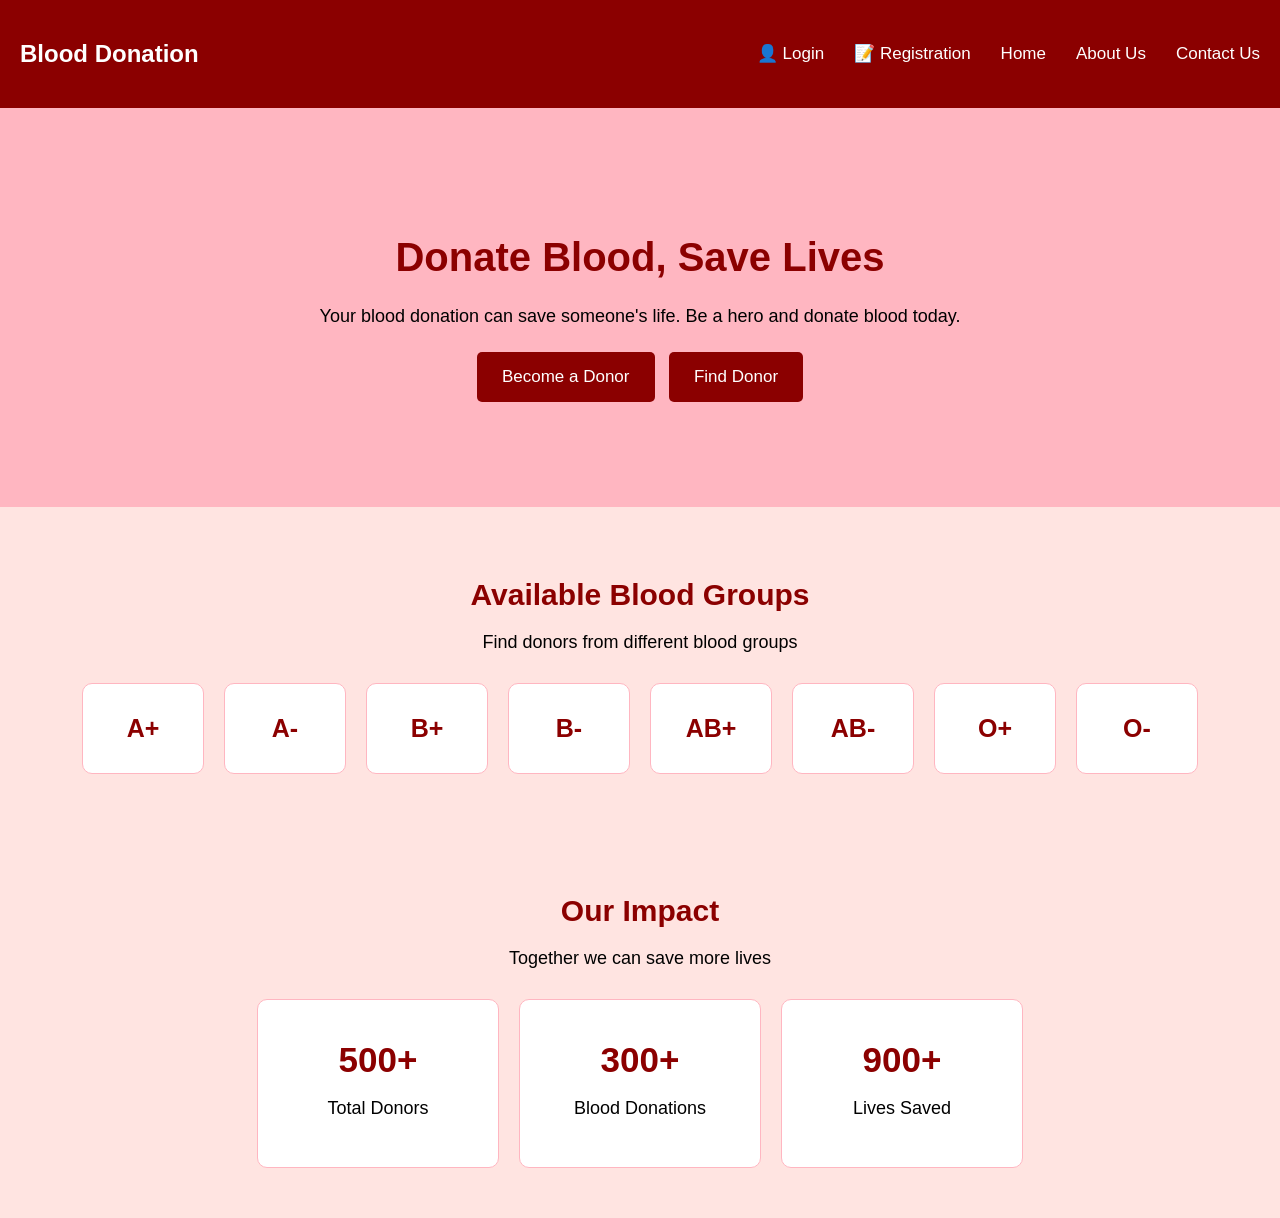
<file: Index.html>
<!DOCTYPE html>
<html>
<head>
    <title>Blood Donation</title>
    <link rel="stylesheet" href="style.css">
</head>
<body>

    <nav>
        <h2>Blood Donation</h2>

        <a href="login.html">👤 Login</a>
        <a href="registration.html">📝 Registration</a>
        <a href="index.html">Home</a>
        <a href="about.html">About Us</a>
        <a href="contact.html">Contact Us</a>

    </nav>


<div class="hero">
    <h1>Donate Blood, Save Lives</h1>

    <p>
        Your blood donation can save someone's life.
        Be a hero and donate blood today.
    </p>

    <a href="register.html" class="btn">Become a Donor</a>
    <a href="find-donor.html" class="btn">Find Donor</a>
</div>



<div class="blood-groups">

    <h1>Available Blood Groups</h1>

    <p>Find donors from different blood groups</p>

    <div class="group-container">

        <div class="blood-card">A+</div>
        <div class="blood-card">A-</div>
        <div class="blood-card">B+</div>
        <div class="blood-card">B-</div>
        <div class="blood-card">AB+</div>
        <div class="blood-card">AB-</div>
        <div class="blood-card">O+</div>
        <div class="blood-card">O-</div>

    </div>

</div>


<div class="statistics">

    <h1>Our Impact</h1>

    <p>Together we can save more lives</p>

    <div class="stats-container">
      
        <div class="stats-card">
            <h2>500+</h2>
            <p>Total Donors</p>
        </div>

        <div class="stats-card">
          <h2>300+</h2>
     <p>Blood Donations</p>
        </div>

        <div class="stats-card">
            <h2>900+</h2>
            <p>Lives Saved</p>
        </div>

    </div>

</div>






</body>
</html>
</file>
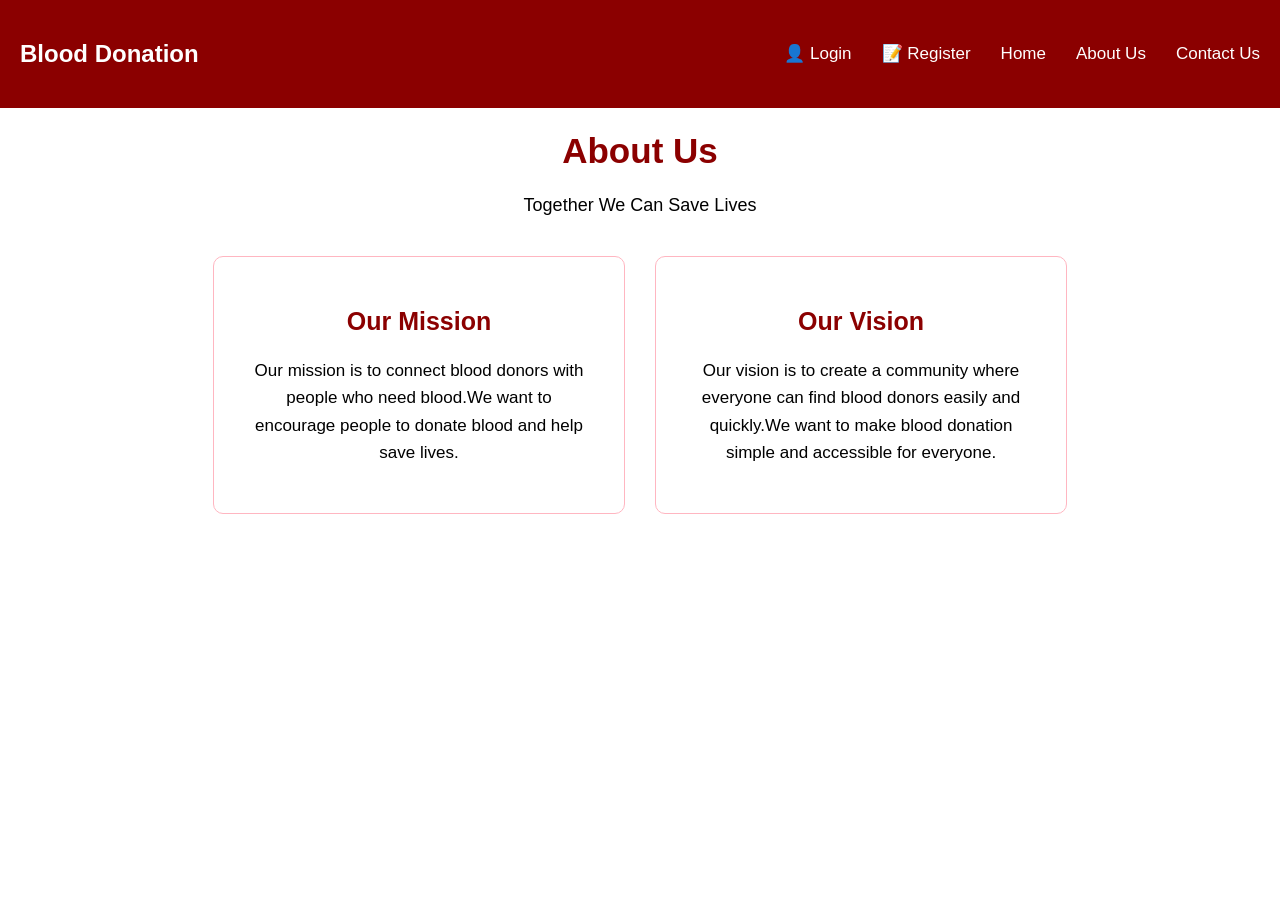
<file: about.html>
<!DOCTYPE html>
<html>
<head>
    <title>About Us - Blood Donation</title>
    <link rel="stylesheet" href="style.css">
</head>
<body>

    <nav>
        <h2>Blood Donation</h2>

        <a href="login.html">👤 Login</a>
        <a href="register.html">📝 Register</a>
        <a href="index.html">Home</a>
        <a href="about.html">About Us</a>
        <a href="contact.html">Contact Us</a>
    </nav>

    <div class="about">
        <h1>About Us</h1>
        <p>Together We Can Save Lives</p>

        <div class="about-container">
           <div class="about-mission">
                <h2>Our Mission</h2>
                <p>
                    Our mission is to connect blood donors with people who need blood.We want to encourage people to donate blood and help save lives.
                </p>
            </div>

            <div class="about-vission">
                <h2>Our Vision</h2>
                <p> Our vision is to create a community where everyone can find blood donors easily and quickly.We want to make blood donation simple and accessible for everyone.</p>
            </div>
        </div>
    </div>






</body>
</html>
</file>
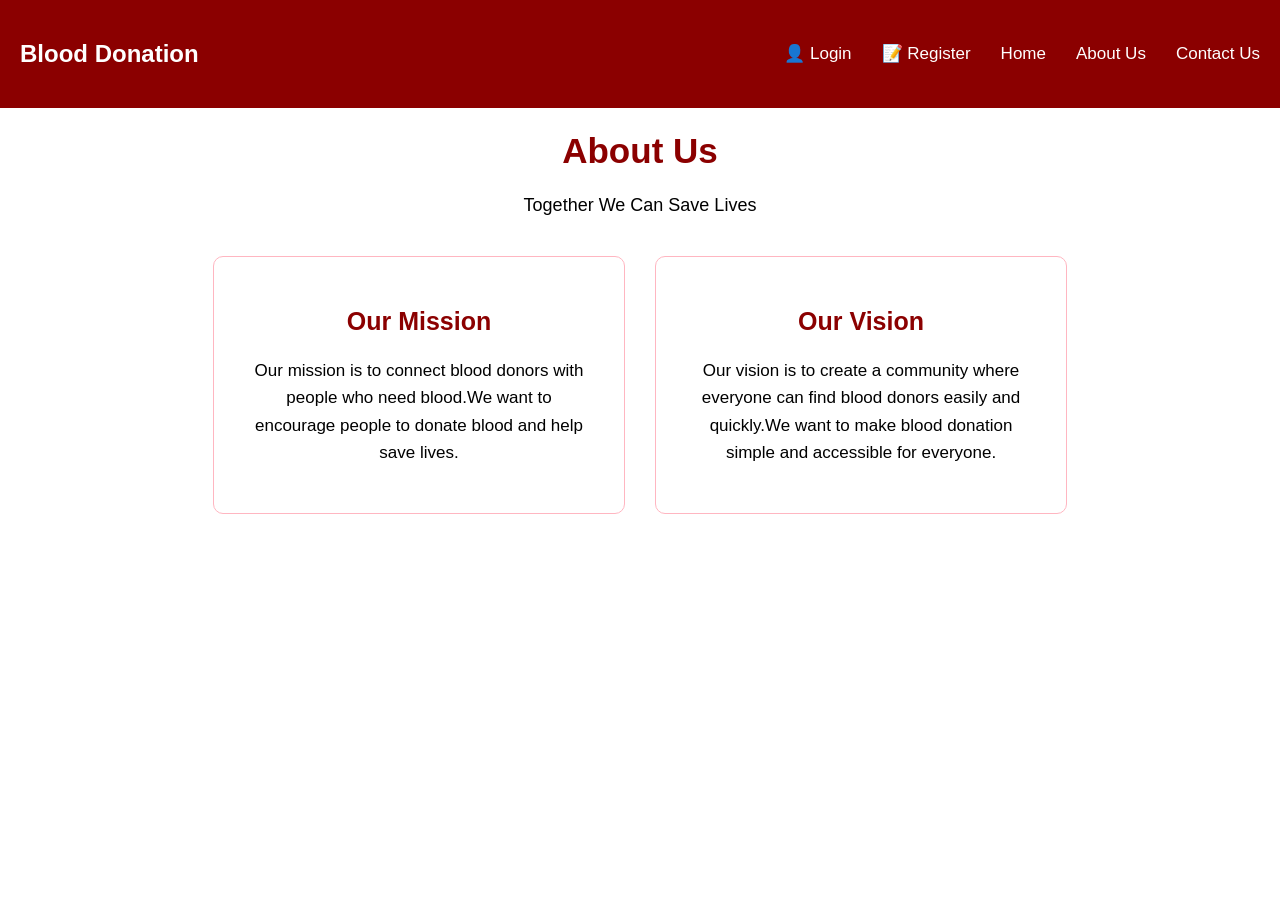
<file: aboutR.html>
<!DOCTYPE html>
<html>
<head>
    <title>About Us - Blood Donation</title>
    <link rel="stylesheet" href="styleR.css">
</head>
<body>

    <nav>
        <h2>Blood Donation</h2>

        <a href="login.html">👤 Login</a>
        <a href="register.html">📝 Register</a>
        <a href="indexR.html">Home</a>
        <a href="aboutR.html">About Us</a>
        <a href="contactR.html">Contact Us</a>
    </nav>

    <div class="about">
        <h1>About Us</h1>
        <p>Together We Can Save Lives</p>

        <div class="about-container">
           <div class="about-mission">
                <h2>Our Mission</h2>
                <p>
                    Our mission is to connect blood donors with people who need blood.We want to encourage people to donate blood and help save lives.
                </p>
            </div>

            <div class="about-vission">
                <h2>Our Vision</h2>
                <p> Our vision is to create a community where everyone can find blood donors easily and quickly.We want to make blood donation simple and accessible for everyone.</p>
            </div>
        </div>
    </div>






</body>
</html>
</file>
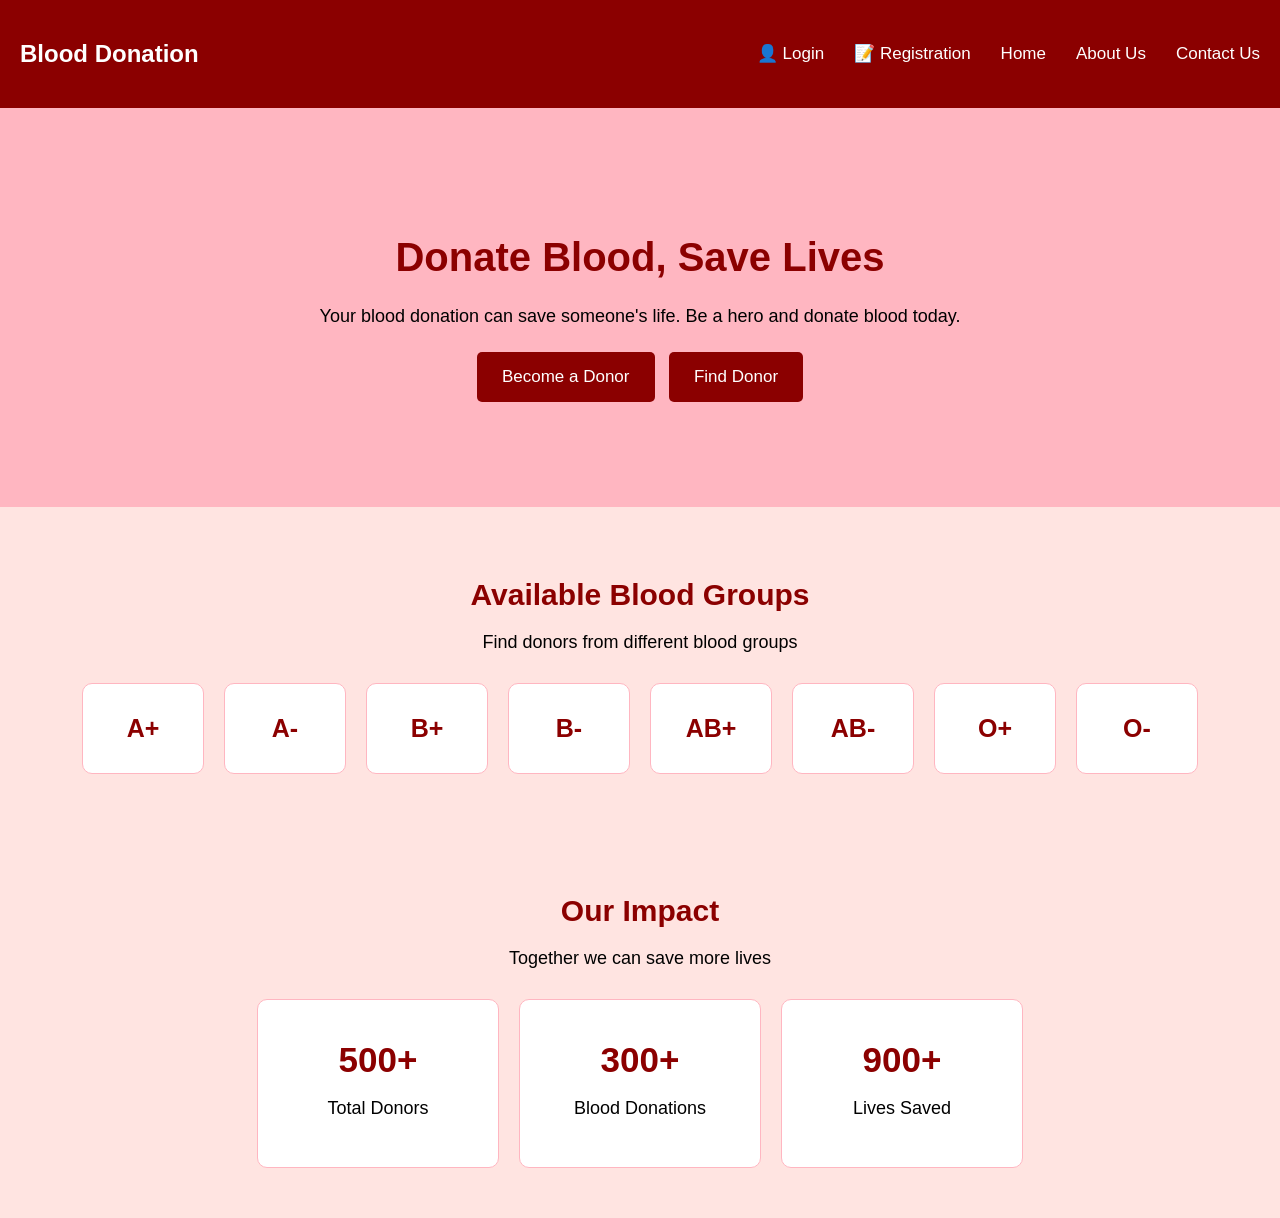
<file: indexR.html>
<!DOCTYPE html>
<html>
<head>
    <title>Blood Donation</title>
    <link rel="stylesheet" href="styleR.css">
</head>
<body>

    <nav>
        <h2>Blood Donation</h2>

        <a href="login.html">👤 Login</a>
        <a href="registration.html">📝 Registration</a>
        <a href="indexR.html">Home</a>
        <a href="aboutR.html">About Us</a>
        <a href="contactR.html">Contact Us</a>

    </nav>


<div class="hero">
    <h1>Donate Blood, Save Lives</h1>

    <p>
        Your blood donation can save someone's life.
        Be a hero and donate blood today.
    </p>

    <a href="register.html" class="btn">Become a Donor</a>
    <a href="find-donor.html" class="btn">Find Donor</a>
</div>



<div class="blood-groups">

    <h1>Available Blood Groups</h1>

    <p>Find donors from different blood groups</p>

    <div class="group-container">

        <div class="blood-card">A+</div>
        <div class="blood-card">A-</div>
        <div class="blood-card">B+</div>
        <div class="blood-card">B-</div>
        <div class="blood-card">AB+</div>
        <div class="blood-card">AB-</div>
        <div class="blood-card">O+</div>
        <div class="blood-card">O-</div>

    </div>

</div>


<div class="statistics">

    <h1>Our Impact</h1>

    <p>Together we can save more lives</p>

    <div class="stats-container">
      
        <div class="stats-card">
            <h2>500+</h2>
            <p>Total Donors</p>
        </div>

        <div class="stats-card">
          <h2>300+</h2>
     <p>Blood Donations</p>
        </div>

        <div class="stats-card">
            <h2>900+</h2>
            <p>Lives Saved</p>
        </div>

    </div>

</div>






</body>
</html>
</file>
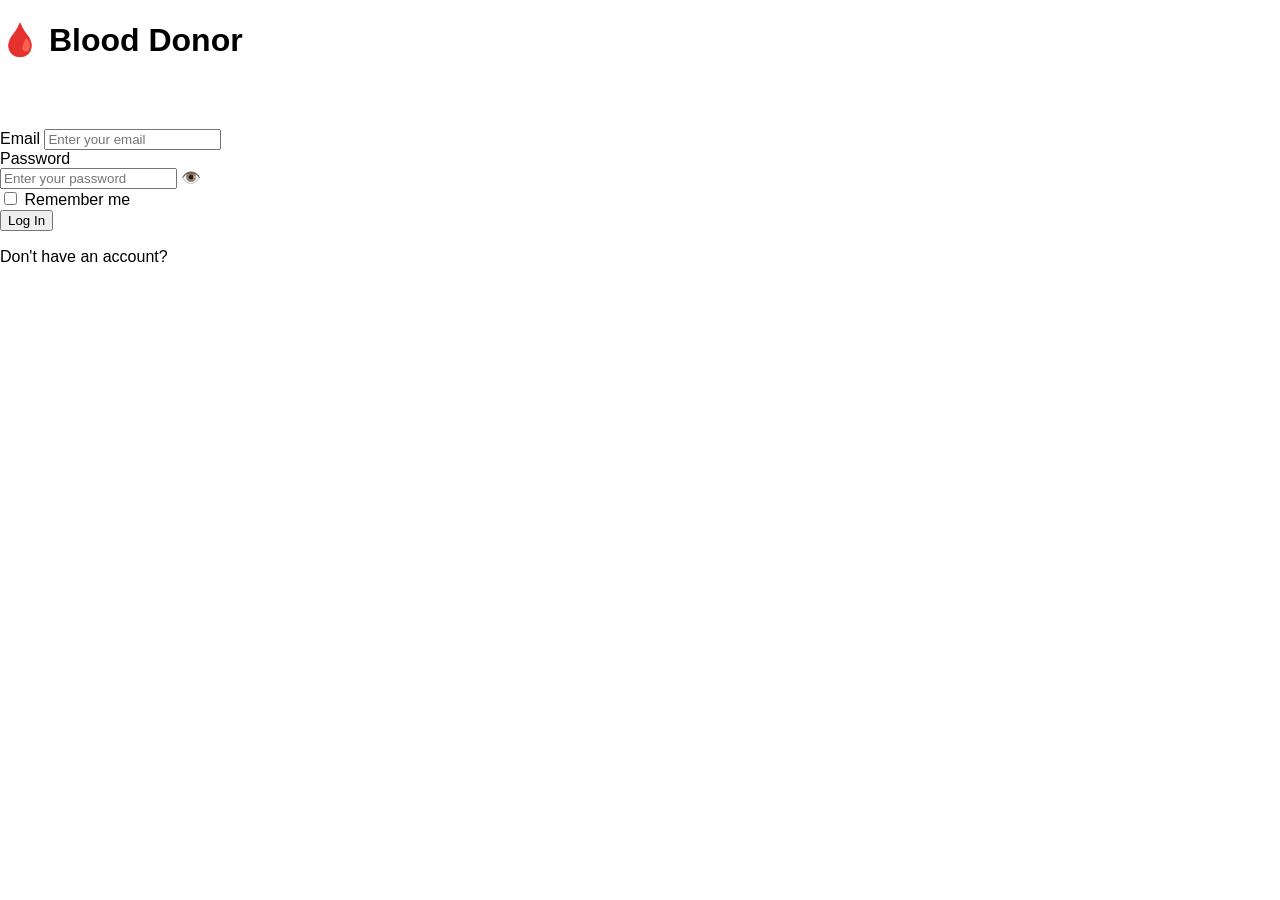
<file: login.html>
<!DOCTYPE html>
<html lang="en">
<head>
  <meta charset="UTF-8">
  <meta name="viewport" content="width=device-width, initial-scale=1.0">
  <title>Blood Donor · Login</title>
  <link rel="stylesheet" href="style.css">
</head>
<body class="auth-page">
  <div class="auth-container">
    <h1>🩸 Blood Donor</h1>
    <h2>Welcome back</h2>

    <form id="loginForm" novalidate>
      <div class="form-group">
        <label for="email">Email</label>
        <input type="email" id="email" placeholder="Enter your email" required>
      </div>

      <div class="form-group">
        <label for="password">Password</label>
        <div class="password-wrapper">
          <input type="password" id="password" placeholder="Enter your password" required minlength="6">
          <span class="toggle-password" onclick="togglePassword('password', this)">👁️</span>
        </div>
      </div>

      <div class="form-options">
        <label class="remember">
          <input type="checkbox" id="remember"> Remember me
        </label>
        <a href="#" id="forgotLink" class="forgot">Forgot password?</a>
      </div>

      <button type="submit" class="btn-primary">Log In</button>
      <p id="loginMessage" class="message"></p>
    </form>

    <p class="switch-auth">Don't have an account? <a href="signup.html">Sign up</a></p>
    <p class="switch-auth" style="margin-top: 10px;"><a href="index.html">← Back to Home</a></p>
  </div>

  <script src="script.js"></script>
</body>
</html>
</file>
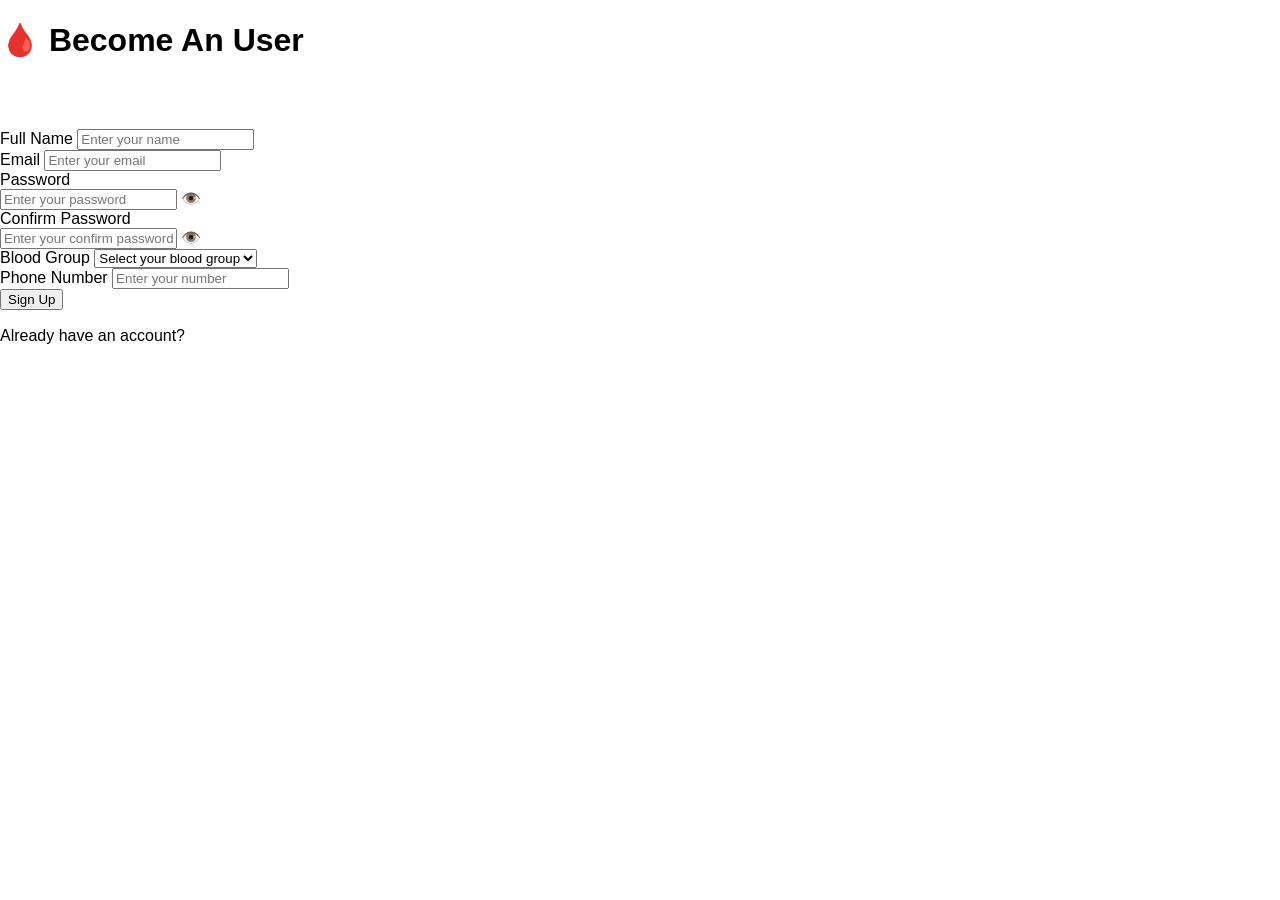
<file: signup.html>
<!DOCTYPE html>
<html lang="en">
<head>
  <meta charset="UTF-8">
  <meta name="viewport" content="width=device-width, initial-scale=1.0">
  <title>Blood Donor · Sign Up</title>
  <link rel="stylesheet" href="style.css">
</head>
<body class="auth-page">
  <div class="auth-container">
    <h1>🩸 Become An User</h1>
    <h2>Create your account</h2>

    <form id="signupForm" novalidate>
      <div class="form-group">
        <label for="fullname">Full Name</label>
        <input type="text" id="fullname" placeholder="Enter your name" required>
      </div>

      <div class="form-group">
        <label for="signupEmail">Email</label>
        <input type="email" id="signupEmail" placeholder="Enter your email" required>
      </div>

      <div class="form-group">
        <label for="signupPassword">Password</label>
        <div class="password-wrapper">
          <input type="password" id="signupPassword" placeholder="Enter your password" required minlength="6">
          <span class="toggle-password" onclick="togglePassword('signupPassword', this)">👁️</span>
        </div>
      </div>

      <div class="form-group">
        <label for="confirmPassword">Confirm Password</label>
        <div class="password-wrapper">
          <input type="password" id="confirmPassword" placeholder="Enter your confirm password" required>
          <span class="toggle-password" onclick="togglePassword('confirmPassword', this)">👁️</span>
        </div>
      </div>

      <div class="form-group">
        <label for="bloodGroup">Blood Group</label>
        <select id="bloodGroup" required>
          <option value="" disabled selected>Select your blood group</option>
          <option value="A+">A+</option>
          <option value="A-">A-</option>
          <option value="B+">B+</option>
          <option value="B-">B-</option>
          <option value="AB+">AB+</option>
          <option value="AB-">AB-</option>
          <option value="O+">O+</option>
          <option value="O-">O-</option>
        </select>
      </div>

      <div class="form-group">
        <label for="phone">Phone Number</label>
        <input type="tel" id="phone" placeholder="Enter your number" 
               pattern="01[3-9][0-9]{8}" maxlength="11" minlength="11" 
               title="Please enter a valid 11-digit BD number (e.g., 01712345678)." required>
      </div>

      <button type="submit" class="btn-primary" id="signupBtn">Sign Up</button>
      <p id="signupMessage" class="message"></p>
    </form>

    <p class="switch-auth">Already have an account? <a href="login.html">Log in</a></p>
    <p class="switch-auth" style="margin-top: 10px;"><a href="index.html">← Back to Home</a></p>
  </div>

  <script src="script.js"></script>
</body>
</html>
</file>
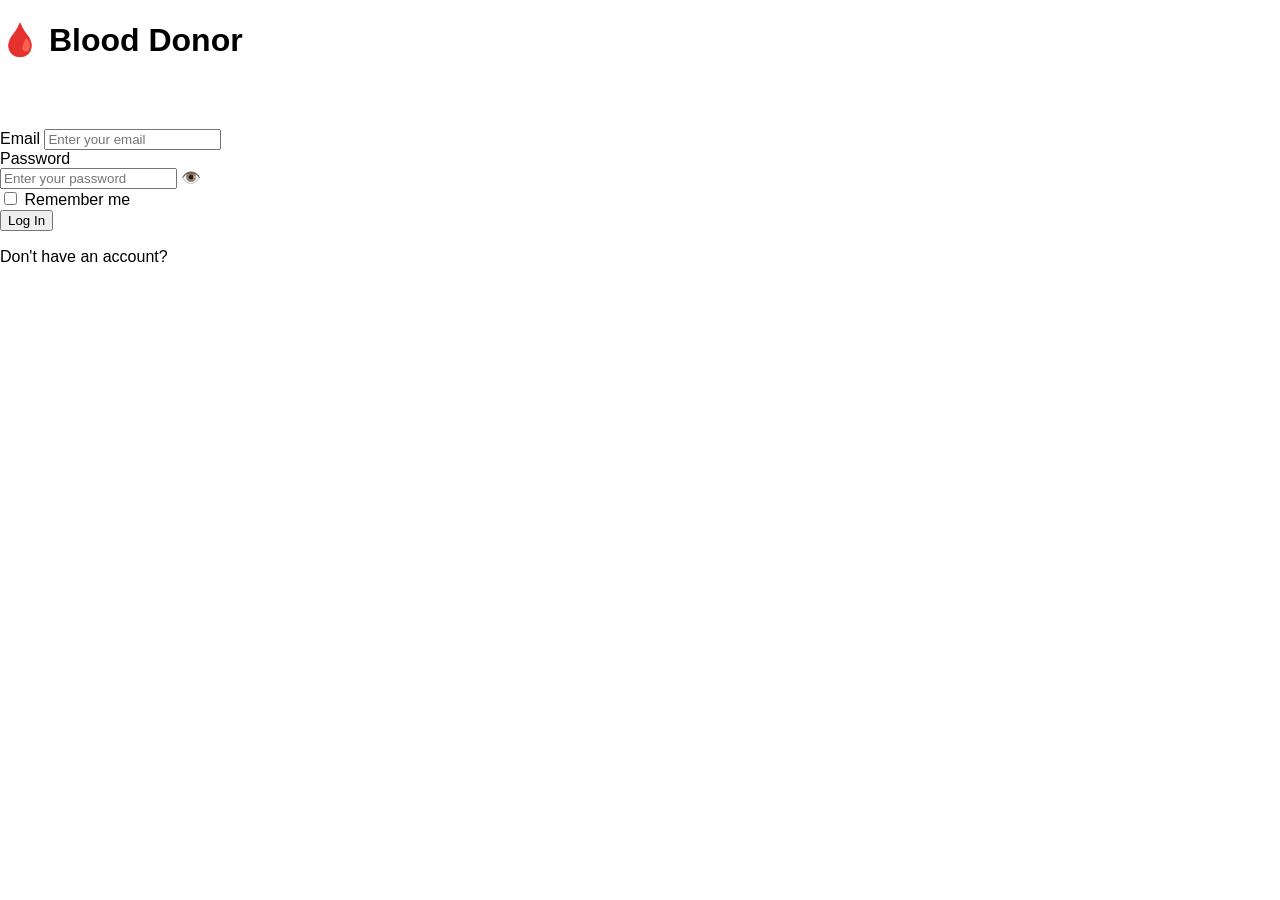
<file: udashboard.html>
<!DOCTYPE html>
<html lang="en">
<head>
  <meta charset="UTF-8">
  <meta name="viewport" content="width=device-width, initial-scale=1.0">
  <title>Blood Donor · Dashboard</title>
  <link rel="stylesheet" href="style.css">
</head>
<body class="dashboard-page">
  <div class="dashboard-container">
    <header class="dashboard-header">
      <div class="profile-info">
        <div class="avatar">👤</div>
        <div>
          <h1 id="donorName">Donor Name</h1>
          <p class="donor-email" id="donorEmail">donor@example.com</p>
          <span class="badge" id="bloodBadge">O+</span>
        </div>
      </div>
      <div class="availability-toggle">
        <label class="switch">
          <input type="checkbox" id="availabilityToggle" checked>
          <span class="slider round"></span>
        </label>
        <span id="availabilityText">Available to donate</span>
      </div>
      <!-- ID added here for logout -->
      <button class="btn-logout" id="logoutBtn">Log out</button>
    </header>

    <main class="dashboard-main">
      <!-- Profile Card -->
      <section class="card profile-card">
        <h2>Profile</h2>
        <ul class="profile-list">
          <li><strong>Name:</strong> <span id="profileName">Donor Name</span></li>
          <li><strong>Email:</strong> <span id="profileEmail">donor@example.com</span></li>
          <li><strong>Blood group:</strong> <span id="profileBlood">O+</span></li>
          <li><strong>Phone:</strong> <span id="profilePhone">01712345678</span></li>
          <li><strong>Member since:</strong> <span id="memberSince">Jan 2025</span></li>
        </ul>
      </section>

      <!-- Donation History Card -->
      <section class="card history-card">
        <div style="display: flex; justify-content: space-between; align-items: center; margin-bottom: 1rem;">
          <h2 style="margin: 0; border: none;">Donation History</h2>
          <button id="addDonationBtn" style="background: #b22222; color: white; border: none; padding: 0.5rem 1rem; border-radius: 8px; cursor: pointer; font-weight: 600; font-size: 0.9rem;">
            + Log Donation
          </button>
        </div>
        
        <table class="history-table">
          <thead>
            <tr>
              <th>Date</th>
              <th>Location</th>
              <th>Units</th>
            </tr>
          </thead>
          <tbody id="historyBody">
            <!-- Data is injected by JS -->
          </tbody>
        </table>
        <p class="total-donations">Total donations: <strong id="totalDonations">0</strong></p>
      </section>

      <!-- Availability Status Card -->
      <section class="card status-card">
        <h2>Availability Status</h2>
        <div class="status-indicator" id="statusIndicator">
          <span class="dot available"></span>
          <span id="statusMessage">You are available to donate</span>
        </div>
        <p class="hint">Toggle the switch above to update your status.</p>
      </section>
    </main>
  </div>

  <script src="script.js"></script>
</body>
</html>
</file>
<file: style.css>
body {
    margin: 0;
    font-family: Arial;
}

nav {
    background-color: darkred;
    padding: 20px;
    display: flex;
    align-items: center;
    gap: 30px;
}

h2 {
    color: white;
    margin-right: auto;
}

a {
    color: white;
    text-decoration: none;
    font-size: 17px;
}

a:hover {
    color: yellow;
}


.hero {
    background-color: lightpink;
    text-align: center;
    padding: 100px 20px;
}

.hero h1 {
    color: darkred;
    font-size: 40px;
}

.hero p {
    color: black;
    font-size: 18px;
    margin: 20px;
}

.btn {
    display: inline-block;
    background-color: darkred;
    color: white;
    padding: 15px 25px;
    margin: 5px;
    text-decoration: none;
    border-radius: 5px;
}

.btn:hover {
    background-color: red;
    color: white;
}

.btn {
    margin: 5px;
}



.blood-groups {
    background-color: mistyrose;
    text-align: center;
    padding: 50px 20px;
}

.blood-groups h1 {
    color: darkred;
    font-size: 30px;
}

.blood-groups p {
    color: black;
    font-size: 18px;
}

.group-container {
    display: flex;
    justify-content: center;
    flex-wrap: wrap;
    gap: 20px;
    margin-top: 30px;
}

.blood-card {
    background-color: white;
    color: darkred;
    width: 100px;
    padding: 30px 10px;
    border: 1px solid lightpink;
    border-radius: 10px;
    font-size: 25px;
    font-weight: bold;
}

.blood-card:hover {
    background-color: darkred;
    color: white;
    cursor: pointer;
}


.statistics {
    background-color: mistyrose;
    text-align: center;
    padding: 50px 20px;
}

.statistics h1 {
    color: darkred;
    font-size: 30px;
}

.statistics p {
    color: black;
    font-size: 18px;
}

.stats-container {
    display: flex;
    justify-content: center;
    gap: 20px;
    flex-wrap: wrap;
    margin-top: 30px;
}

.stats-card {
    background-color: white;
    width: 200px;
    padding: 30px 20px;
    border-radius: 10px;
    border: 1px solid lightpink;
}

.stats-card h2 {
    color: darkred;
    font-size: 35px;
    margin: 10px;
}

.stats-card p {
    color: black;
    font-size: 18px;
}

.stats-card:hover {
    background-color: darkred;
}

.stats-card:hover h2 {
    color: white;
}

.stats-card:hover p {
    color: white;
}








//about


.about {
    background-color: mistyrose;
    text-align: center;
    padding: 60px 20px;
}

.about h1 {
    color: darkred;
    font-size: 35px;
    text-align: center;
}

.about p {
    color: black;
    font-size: 18px;
    text-align: center;
}

.about-container {
    display: flex;
    justify-content: center;
    gap: 30px;
    flex-wrap: wrap;
    margin-top: 40px;
}

.about-mission {
    background-color: white;
    width: 350px;
    padding: 30px;
    border: 1px solid lightpink;
    border-radius: 10px;
}

.about-vission {
    background-color: white;
    width: 350px;
    padding: 30px;
    border: 1px solid lightpink;
    border-radius: 10px;
}

.about-mission h2 {
    color: darkred;
    font-size: 25px;
    text-align:center;
}

.about-vission h2 {
    color: darkred;
    font-size: 25px;
    text-align: center;
}

.about-mission p {
    font-size: 17px;
    line-height: 1.6;
}

.about-vission p {
    font-size: 17px;
    line-height: 1.6;
}

.about-mission:hover {
    background-color: lightpink;
}

.about-vission:hover {
    background-color: lightpink;
}




















.contact {
    background-color: mistyrose;
    padding: 50px 20px;
    text-align: center;
}

.contact h1 {
    color: darkred;
    font-size: 35px;
}

.contact-container {
    display: flex;
    justify-content: center;
    gap: 30px;
    flex-wrap: wrap;
    margin-top: 40px;
}

.contact-info {
    background-color: white;
    width: 350px;
    padding: 30px;
    text-align: left;
    border-radius: 10px;
}

.contact-form {
    background-color: white;
    width: 400px;
    padding: 30px;
    text-align: left;
    border-radius: 10px;
}

.contact-info h2,
.contact-form h2 {
    color: darkred;
}

.contact-info h3 {
    color: darkred;
    margin-top: 25px;
}

.contact-info p {
    color: black;
}

.contact-form label {
    display: block;
    margin-top: 15px;
    margin-bottom: 5px;
}

.contact-form input[type="text"],
.contact-form textarea {
    width: 100%;
    padding: 10px;
    border: 1px solid gray;
    box-sizing: border-box;
}

.contact-form input[type="submit"] {
    background-color: darkred;
    color: white;
    padding: 12px 25px;
    border: none;
    margin-top: 20px;
    cursor: pointer;
}

.contact-form input[type="submit"]:hover {
    background-color: red;
}
</file>
<file: styleR.css>
body {
    margin: 0;
    font-family: Arial;
}

nav {
    background-color: darkred;
    padding: 20px;
    display: flex;
    align-items: center;
    gap: 30px;
}

h2 {
    color: white;
    margin-right: auto;
}

a {
    color: white;
    text-decoration: none;
    font-size: 17px;
}

a:hover {
    color: yellow;
}


.hero {
    background-color: lightpink;
    text-align: center;
    padding: 100px 20px;
}

.hero h1 {
    color: darkred;
    font-size: 40px;
}

.hero p {
    color: black;
    font-size: 18px;
    margin: 20px;
}

.btn {
    display: inline-block;
    background-color: darkred;
    color: white;
    padding: 15px 25px;
    margin: 5px;
    text-decoration: none;
    border-radius: 5px;
}

.btn:hover {
    background-color: red;
    color: white;
}

.btn {
    margin: 5px;
}



.blood-groups {
    background-color: mistyrose;
    text-align: center;
    padding: 50px 20px;
}

.blood-groups h1 {
    color: darkred;
    font-size: 30px;
}

.blood-groups p {
    color: black;
    font-size: 18px;
}

.group-container {
    display: flex;
    justify-content: center;
    flex-wrap: wrap;
    gap: 20px;
    margin-top: 30px;
}

.blood-card {
    background-color: white;
    color: darkred;
    width: 100px;
    padding: 30px 10px;
    border: 1px solid lightpink;
    border-radius: 10px;
    font-size: 25px;
    font-weight: bold;
}

.blood-card:hover {
    background-color: darkred;
    color: white;
    cursor: pointer;
}


.statistics {
    background-color: mistyrose;
    text-align: center;
    padding: 50px 20px;
}

.statistics h1 {
    color: darkred;
    font-size: 30px;
}

.statistics p {
    color: black;
    font-size: 18px;
}

.stats-container {
    display: flex;
    justify-content: center;
    gap: 20px;
    flex-wrap: wrap;
    margin-top: 30px;
}

.stats-card {
    background-color: white;
    width: 200px;
    padding: 30px 20px;
    border-radius: 10px;
    border: 1px solid lightpink;
}

.stats-card h2 {
    color: darkred;
    font-size: 35px;
    margin: 10px;
}

.stats-card p {
    color: black;
    font-size: 18px;
}

.stats-card:hover {
    background-color: darkred;
}

.stats-card:hover h2 {
    color: white;
}

.stats-card:hover p {
    color: white;
}








//about


.about {
    background-color: mistyrose;
    text-align: center;
    padding: 60px 20px;
}

.about h1 {
    color: darkred;
    font-size: 35px;
    text-align: center;
}

.about p {
    color: black;
    font-size: 18px;
    text-align: center;
}

.about-container {
    display: flex;
    justify-content: center;
    gap: 30px;
    flex-wrap: wrap;
    margin-top: 40px;
}

.about-mission {
    background-color: white;
    width: 350px;
    padding: 30px;
    border: 1px solid lightpink;
    border-radius: 10px;
}

.about-vission {
    background-color: white;
    width: 350px;
    padding: 30px;
    border: 1px solid lightpink;
    border-radius: 10px;
}

.about-mission h2 {
    color: darkred;
    font-size: 25px;
    text-align:center;
}

.about-vission h2 {
    color: darkred;
    font-size: 25px;
    text-align: center;
}

.about-mission p {
    font-size: 17px;
    line-height: 1.6;
}

.about-vission p {
    font-size: 17px;
    line-height: 1.6;
}

.about-mission:hover {
    background-color: lightpink;
}

.about-vission:hover {
    background-color: lightpink;
}




















.contact {
    background-color: mistyrose;
    padding: 50px 20px;
    text-align: center;
}

.contact h1 {
    color: darkred;
    font-size: 35px;
}

.contact-container {
    display: flex;
    justify-content: center;
    gap: 30px;
    flex-wrap: wrap;
    margin-top: 40px;
}

.contact-info {
    background-color: white;
    width: 350px;
    padding: 30px;
    text-align: left;
    border-radius: 10px;
}

.contact-form {
    background-color: white;
    width: 400px;
    padding: 30px;
    text-align: left;
    border-radius: 10px;
}

.contact-info h2,
.contact-form h2 {
    color: darkred;
}

.contact-info h3 {
    color: darkred;
    margin-top: 25px;
}

.contact-info p {
    color: black;
}

.contact-form label {
    display: block;
    margin-top: 15px;
    margin-bottom: 5px;
}

.contact-form input[type="text"],
.contact-form textarea {
    width: 100%;
    padding: 10px;
    border: 1px solid gray;
    box-sizing: border-box;
}

.contact-form input[type="submit"] {
    background-color: darkred;
    color: white;
    padding: 12px 25px;
    border: none;
    margin-top: 20px;
    cursor: pointer;
}

.contact-form input[type="submit"]:hover {
    background-color: red;
}
</file>
